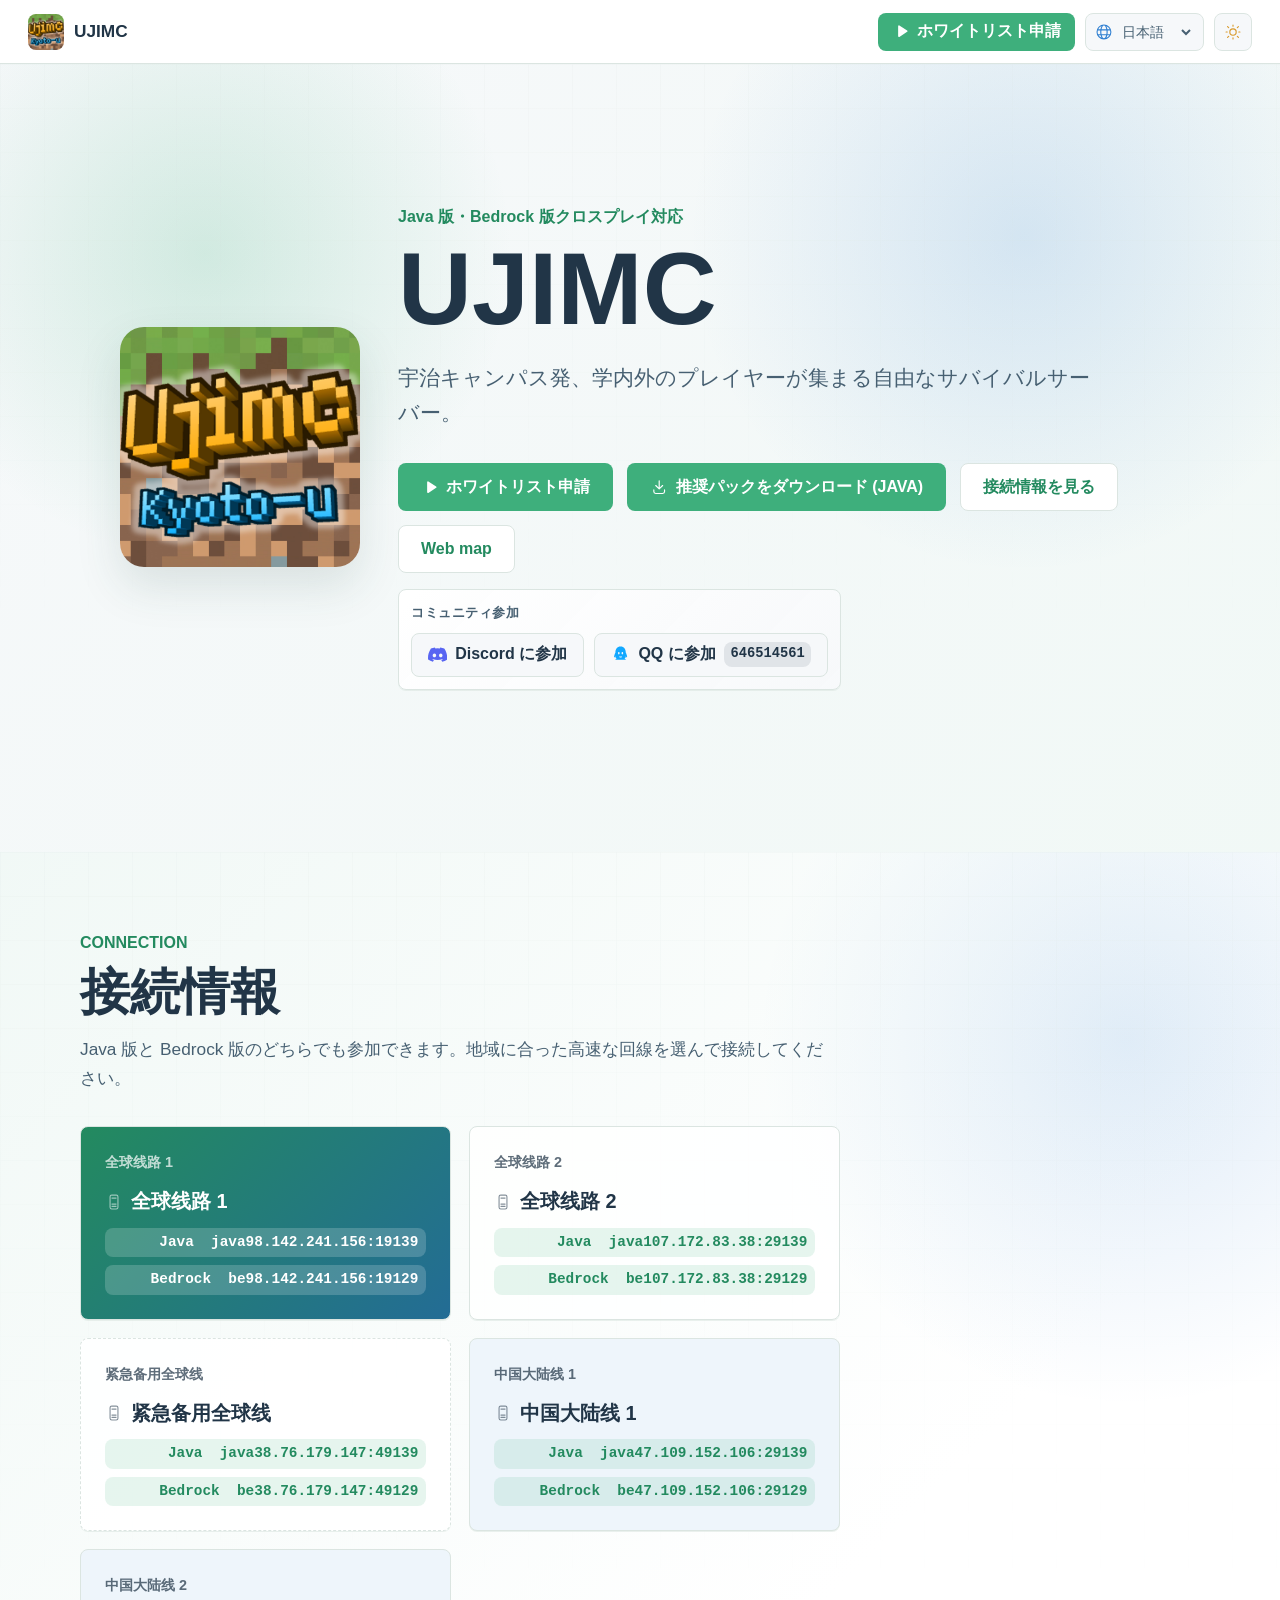
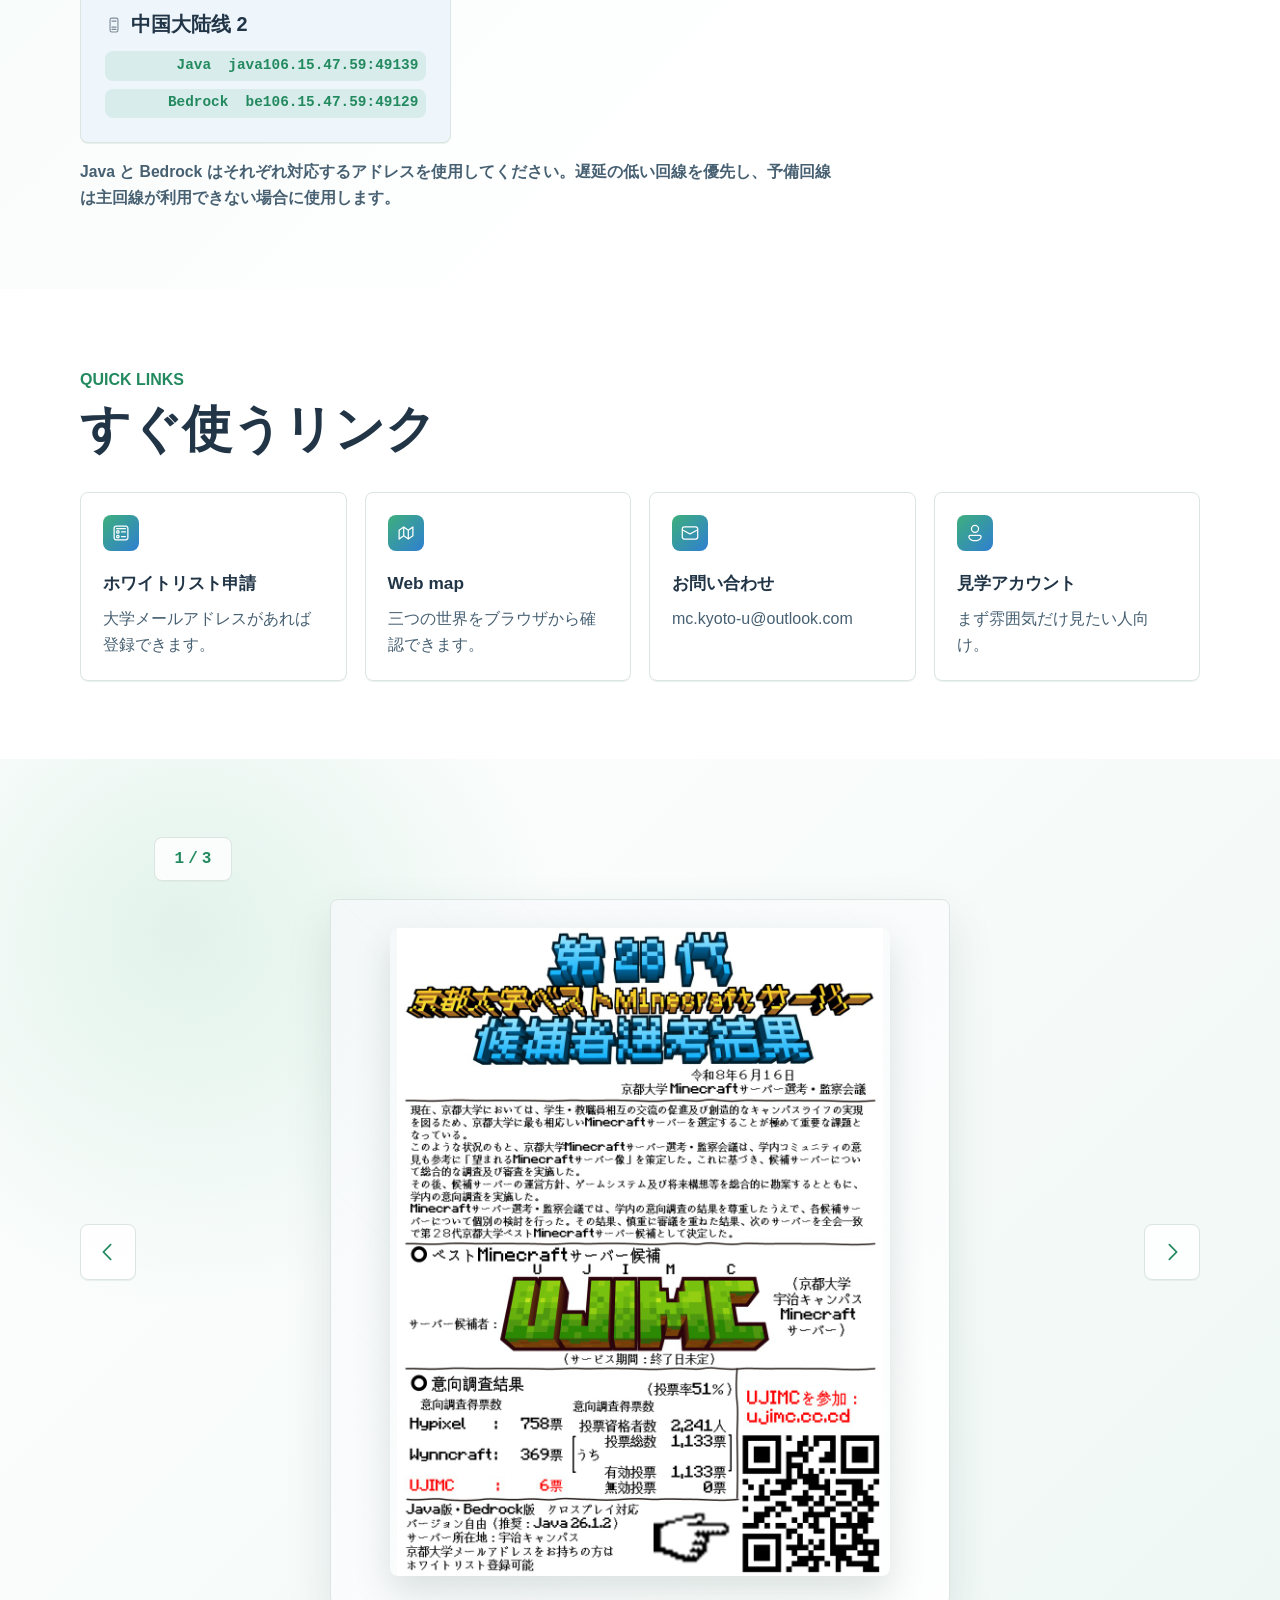
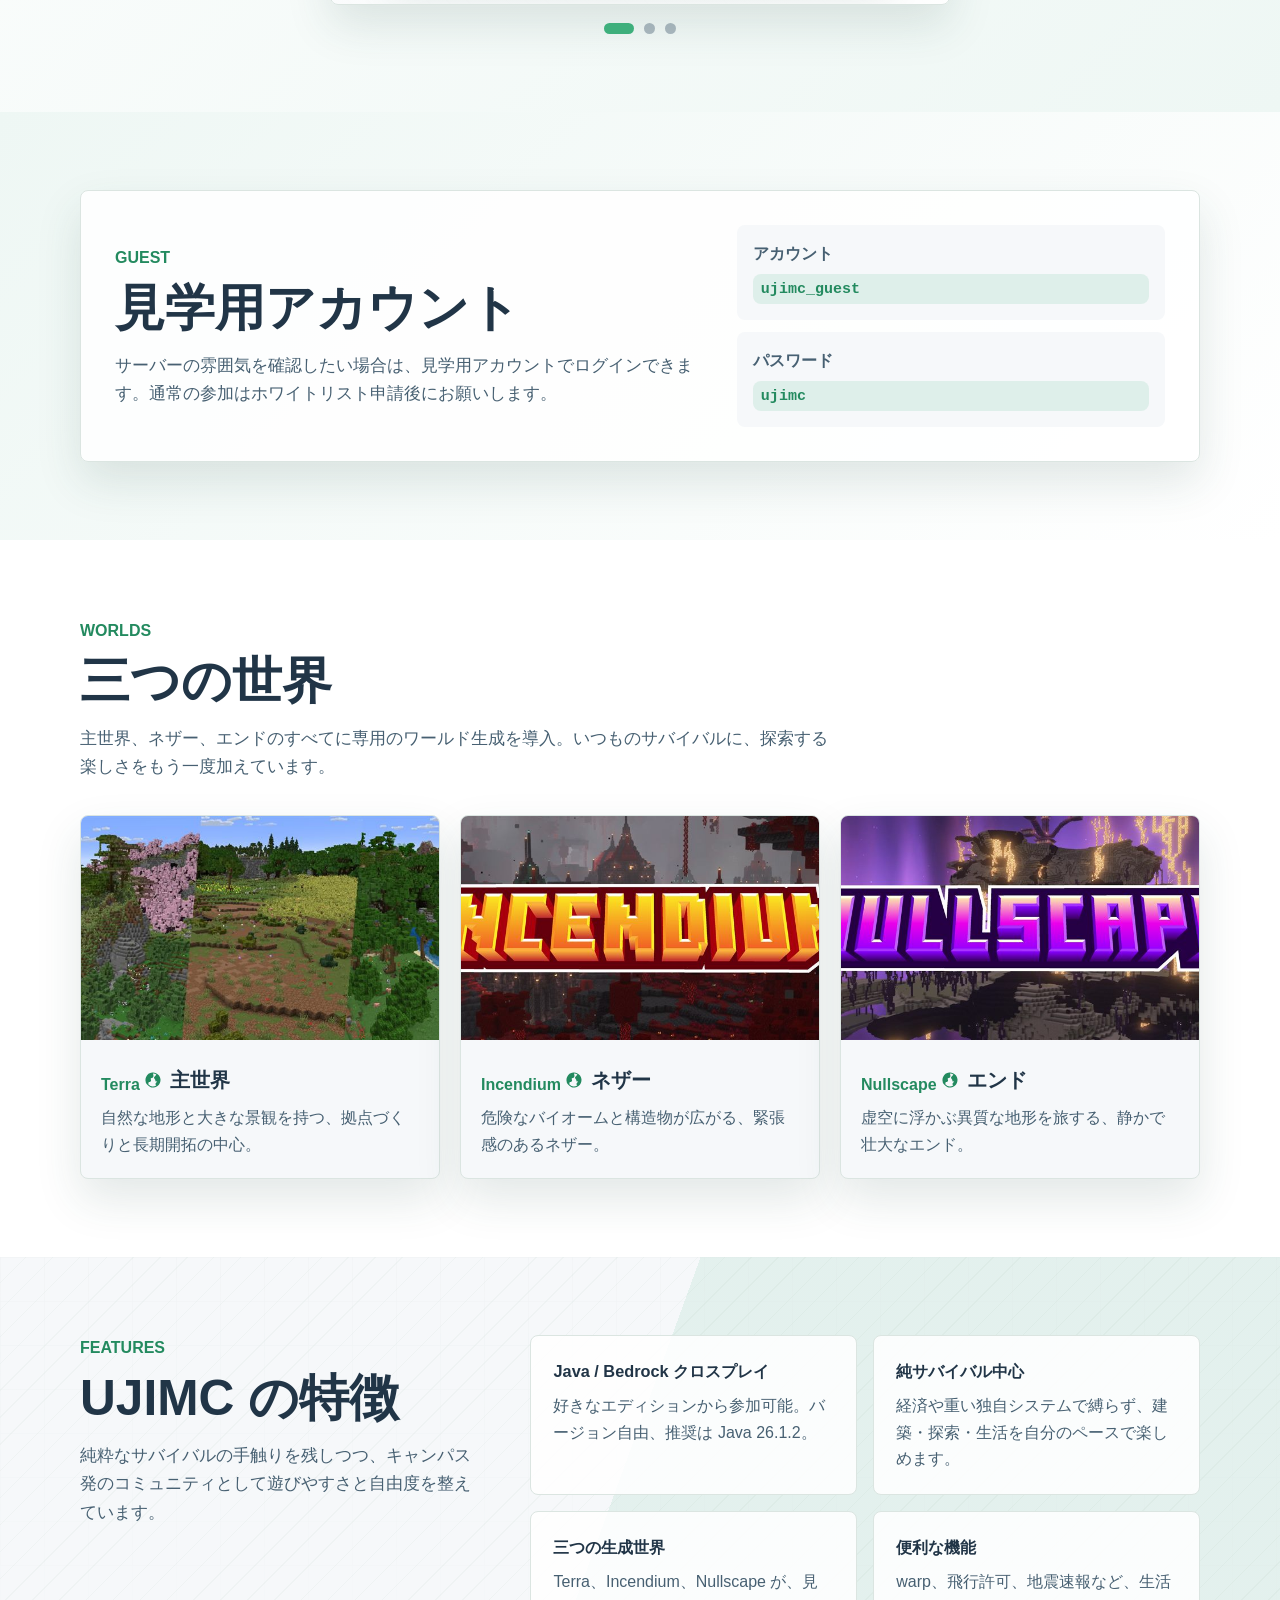
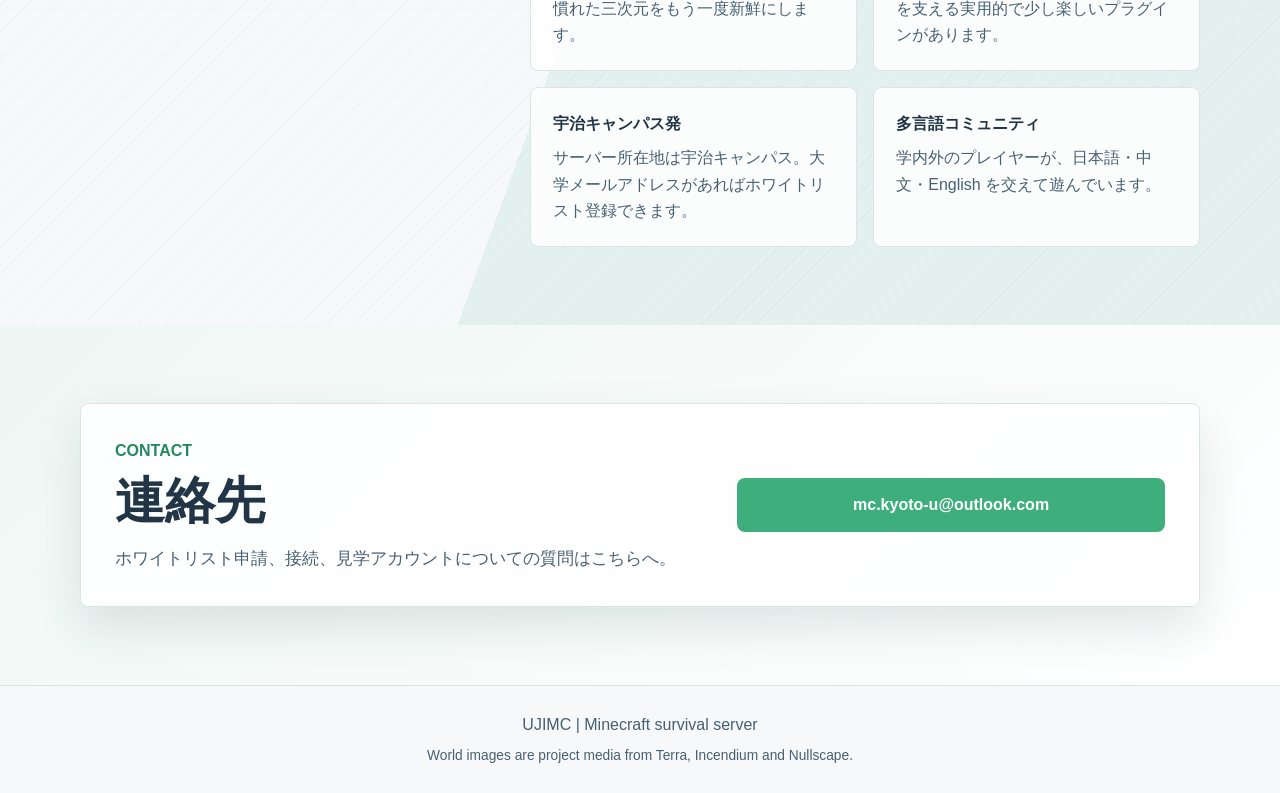
<file: index.html>
<!doctype html>
<html lang="ja" data-theme="light">
  <head>
    <meta charset="utf-8" />
    <meta name="viewport" content="width=device-width, initial-scale=1" />
    <meta
      name="description"
      content="UJIMC is a Japanese, Chinese and English Minecraft survival server supporting Java and Bedrock cross-play."
    />
    <meta property="og:title" content="UJIMC" />
    <meta property="og:description" content="Java and Bedrock cross-play survival at Uji Campus." />
    <meta property="og:type" content="website" />
    <title>UJIMC</title>
    <link rel="icon" href="./server-logo.png" type="image/png" />
    <link rel="stylesheet" href="./styles.css" />
  </head>
  <body>
    <a class="skip-link" href="#main">Skip to main content</a>

    <header class="navbar" aria-label="Site navigation">
      <a class="brand" href="#home" aria-label="UJIMC home">
        <img src="./server-logo.png" alt="" class="brand-logo" />
        <span>UJIMC</span>
      </a>

      <div class="nav-actions">
        <a class="join-button" data-link="apply" href="https://forms.office.com/r/ZnpXiVBAFJ" target="_blank" rel="noopener noreferrer">
          <svg class="fluent-icon" aria-hidden="true" viewBox="0 0 24 24"><path d="M8 5.44v13.12c0 .83.92 1.33 1.62.88l10.15-6.56a1.05 1.05 0 0 0 0-1.76L9.62 4.56A1.05 1.05 0 0 0 8 5.44Z"/></svg>
          <span data-i18n="nav.join">ホワイトリスト申請</span>
        </a>
        <label class="language-switcher" aria-label="Language">
          <svg class="fluent-icon language-icon" aria-hidden="true" viewBox="0 0 24 24"><path d="M12 2a10 10 0 1 1 0 20 10 10 0 0 1 0-20Zm2.94 14.5H9.06c.65 2.41 1.79 4 2.94 4s2.29-1.59 2.94-4Zm-7.43 0H4.79a8.53 8.53 0 0 0 4.09 3.41c-.52-.82-.95-1.85-1.27-3.02l-.1-.39Zm11.7 0H16.5c-.32 1.33-.79 2.5-1.37 3.41a8.53 8.53 0 0 0 3.9-3.13l.2-.28ZM7.1 10H3.74v.02a8.52 8.52 0 0 0 .3 4.98h3.18a20.3 20.3 0 0 1-.13-5Zm8.3 0H8.6a18.97 18.97 0 0 0 .14 5h6.52a18.5 18.5 0 0 0 .14-5Zm4.87 0h-3.35a20.85 20.85 0 0 1-.13 5h3.18a8.48 8.48 0 0 0 .3-5ZM8.88 4.09h-.02a8.53 8.53 0 0 0-4.61 4.4l3.05.01c.31-1.75.86-3.28 1.58-4.41Zm3.12-.6-.12.01c-1.26.12-2.48 2.12-3.05 5h6.34c-.56-2.87-1.78-4.87-3.04-5H12Zm3.12.6.1.17A12.64 12.64 0 0 1 16.7 8.5h3.05a8.53 8.53 0 0 0-4.34-4.29l-.29-.12Z"/></svg>
          <select id="language-select">
            <option value="ja">日本語</option>
            <option value="zh">简体中文</option>
            <option value="zh-tw">繁體中文</option>
            <option value="en">English</option>
          </select>
        </label>
        <button class="theme-toggle" id="theme-toggle" type="button" aria-label="Toggle color theme">
          <svg class="fluent-icon sun" aria-hidden="true" viewBox="0 0 24 24"><path d="M12 2c.41 0 .75.34.75.75v1.5a.75.75 0 0 1-1.5 0v-1.5c0-.41.34-.75.75-.75Zm0 15a5 5 0 1 0 0-10 5 5 0 0 0 0 10Zm0-1.5a3.5 3.5 0 1 1 0-7 3.5 3.5 0 0 1 0 7Zm9.25-2.75a.75.75 0 0 0 0-1.5h-1.5a.75.75 0 0 0 0 1.5h1.5ZM12 19c.41 0 .75.34.75.75v1.5a.75.75 0 0 1-1.5 0v-1.5c0-.41.34-.75.75-.75Zm-7.75-6.25a.75.75 0 0 0 0-1.5h-1.5a.75.75 0 0 0 0 1.5h1.5Zm-.03-8.53c.3-.3.77-.3 1.06 0l1.5 1.5a.75.75 0 0 1-1.06 1.06l-1.5-1.5a.75.75 0 0 1 0-1.06Zm1.06 15.56a.75.75 0 1 1-1.06-1.06l1.5-1.5a.75.75 0 1 1 1.06 1.06l-1.5 1.5Zm14.5-15.56a.75.75 0 0 0-1.06 0l-1.5 1.5a.75.75 0 0 0 1.06 1.06l1.5-1.5c.3-.3.3-.77 0-1.06Zm-1.06 15.56a.75.75 0 1 0 1.06-1.06l-1.5-1.5a.75.75 0 1 0-1.06 1.06l1.5 1.5Z"/></svg>
          <svg class="fluent-icon moon" aria-hidden="true" viewBox="0 0 24 24"><path d="M20.03 17a10 10 0 0 1-16.9.68.75.75 0 0 1 .36-1.13c3.77-1.35 5.79-2.91 6.96-5.15 1.23-2.35 1.55-4.93.69-8.46A.75.75 0 0 1 11.9 2 10 10 0 0 1 20.03 17Zm-8.25-4.9c-1.25 2.39-3.31 4.1-6.82 5.5a8.49 8.49 0 0 0 13.77-1.35 8.5 8.5 0 0 0-5.9-12.63c.64 3.39.22 6.05-1.05 8.48Z"/></svg>
        </button>
      </div>
    </header>

    <main id="main">
      <section class="hero" id="home" aria-labelledby="hero-title">
        <div class="hero-mask hero-mask-light"></div>
        <div class="hero-mask hero-mask-dark"></div>
        <div class="hero-inner">
          <img class="hero-logo" src="./server-logo.png" alt="UJIMC" />
          <div class="hero-copy">
            <p class="eyebrow" data-i18n="hero.eyebrow">Java・Bedrock クロスプレイ対応</p>
            <h1 id="hero-title">UJIMC</h1>
            <p class="hero-subtitle" data-i18n="hero.subtitle">宇治キャンパス発、学内外のプレイヤーが集まる自由なサバイバルサーバー。</p>
            <div class="hero-actions" aria-label="Hero actions">
              <a class="hero-action primary" data-link="apply" href="https://forms.office.com/r/ZnpXiVBAFJ" target="_blank" rel="noopener noreferrer">
                <svg class="fluent-icon" aria-hidden="true" viewBox="0 0 24 24"><path d="M8 5.44v13.12c0 .83.92 1.33 1.62.88l10.15-6.56a1.05 1.05 0 0 0 0-1.76L9.62 4.56A1.05 1.05 0 0 0 8 5.44Z"/></svg>
                <span data-i18n="hero.apply">ホワイトリスト申請</span>
              </a>
              <a class="hero-action primary" data-link="pack" href="./ujimc.zip" download>
                <svg class="fluent-icon" aria-hidden="true" viewBox="0 0 24 24"><path d="M12.75 3.75a.75.75 0 0 0-1.5 0v8.69L8.03 9.22a.75.75 0 0 0-1.06 1.06l4.5 4.5c.3.3.77.3 1.06 0l4.5-4.5a.75.75 0 0 0-1.06-1.06l-3.22 3.22V3.75ZM5 14.75c.41 0 .75.34.75.75v2.25c0 .97.78 1.75 1.75 1.75h9c.97 0 1.75-.78 1.75-1.75V15.5a.75.75 0 0 1 1.5 0v2.25A3.25 3.25 0 0 1 16.5 21h-9a3.25 3.25 0 0 1-3.25-3.25V15.5c0-.41.34-.75.75-.75Z"/></svg>
                <span data-i18n="hero.download">推奨パックをダウンロード (JAVA)</span>
              </a>
              <a class="hero-action secondary" href="#connect" data-i18n="hero.connect">接続情報を見る</a>
              <a class="hero-action secondary" data-link="map" href="http://192.238.143.158:19149/" target="_blank" rel="noopener noreferrer" data-i18n="hero.map">Web map</a>
            </div>
            <div class="community-actions" aria-label="Community links">
              <p class="community-actions-title" data-i18n="hero.community">コミュニティ参加</p>
              <div class="community-action-row">
                <a class="community-action discord-action" data-link="discord" href="https://discord.gg/ZZjwePyKER" target="_blank" rel="noopener noreferrer">
                  <svg class="brand-icon" aria-hidden="true" viewBox="0 0 24 24"><path d="M20.32 4.37A19.8 19.8 0 0 0 15.36 3c-.22.38-.47.9-.64 1.3a18.4 18.4 0 0 0-5.44 0c-.17-.4-.43-.92-.65-1.3a19.74 19.74 0 0 0-4.96 1.38C.53 9.1-.32 13.7.1 18.24A19.9 19.9 0 0 0 6.17 21c.49-.66.92-1.36 1.3-2.1-.72-.27-1.4-.6-2.05-.98l.5-.39c3.95 1.82 8.24 1.82 12.15 0l.5.39c-.65.38-1.33.71-2.05.98.38.74.82 1.44 1.3 2.1a19.84 19.84 0 0 0 6.08-2.76c.5-5.26-.84-9.81-3.58-13.87ZM8.02 15.45c-1.18 0-2.16-1.08-2.16-2.42 0-1.33.96-2.42 2.16-2.42 1.21 0 2.18 1.1 2.16 2.42 0 1.34-.96 2.42-2.16 2.42Zm7.96 0c-1.18 0-2.16-1.08-2.16-2.42 0-1.33.96-2.42 2.16-2.42 1.21 0 2.18 1.1 2.16 2.42 0 1.34-.95 2.42-2.16 2.42Z"/></svg>
                  <span data-i18n="hero.discord">Discord に参加</span>
                </a>
                <a class="community-action qq-action" data-link="qq" href="https://qm.qq.com/q/E4zoeNUOCQ" target="_blank" rel="noopener noreferrer">
                  <svg class="brand-icon" aria-hidden="true" viewBox="0 0 24 24"><path d="M12.01 2C7.7 2 5.38 5.36 5.56 9.43c-.56 1.3-.92 2.14-1.24 3.17-.68 2.18-.46 3.08-.29 3.1.36.05 1.4-1.63 1.4-1.63 0 .97.5 2.24 1.59 3.16-.53.16-1.7.6-1.42 1.07.22.38 3.9.24 4.96.12.46.05.96.08 1.45.08.48 0 .98-.03 1.44-.08 1.06.12 4.74.26 4.96-.12.28-.47-.9-.91-1.42-1.07a4.53 4.53 0 0 0 1.59-3.16s1.04 1.68 1.4 1.64c.16-.03.38-.93-.3-3.11-.31-1.03-.68-1.87-1.24-3.17C18.61 5.37 16.25 2 12.01 2Zm-3.2 8.28c0-.82.44-1.48.99-1.48.54 0 .98.66.98 1.48 0 .81-.44 1.47-.98 1.47-.55 0-.99-.66-.99-1.47Zm5.4-1.48c.55 0 .99.66.99 1.48 0 .81-.44 1.47-.99 1.47-.54 0-.98-.66-.98-1.47 0-.82.44-1.48.98-1.48Zm-2.2 6.94c-1.03 0-1.86-.44-1.86-.98 0-.2.17-.36.37-.36h2.98c.2 0 .37.16.37.36 0 .54-.83.98-1.86.98Z"/></svg>
                  <span data-i18n="hero.qq">QQ に参加</span>
                  <code>646514561</code>
                </a>
              </div>
            </div>
          </div>
        </div>
      </section>

      <section class="section info-section" id="connect" aria-labelledby="connect-title">
        <div class="section-bg links-bg"></div>
        <div class="section-inner">
          <p class="section-kicker" data-i18n="connect.kicker">Connection</p>
          <h2 id="connect-title" data-i18n="connect.title">接続情報</h2>
          <p class="section-description" data-i18n="connect.description">Java 版と Bedrock 版のどちらでも参加できます。地域に合った高速な回線を選んで接続してください。</p>

          <div class="server-grid">
            <article class="server-card primary-server">
              <span class="card-label" data-i18n="connect.global1.label">全球线路 1</span>
              <h3 data-i18n="connect.global1.title">全球线路 1</h3>
              <div class="endpoint-list"><code>Java&nbsp; java98.142.241.156:19139</code><code>Bedrock&nbsp; be98.142.241.156:19129</code></div>
            </article>
            <article class="server-card">
              <span class="card-label" data-i18n="connect.global2.label">全球线路 2</span>
              <h3 data-i18n="connect.global2.title">全球线路 2</h3>
              <div class="endpoint-list"><code>Java&nbsp; java107.172.83.38:29139</code><code>Bedrock&nbsp; be107.172.83.38:29129</code></div>
            </article>
            <article class="server-card backup-server">
              <span class="card-label" data-i18n="connect.backup.label">紧急备用全球线</span>
              <h3 data-i18n="connect.backup.title">紧急备用全球线</h3>
              <div class="endpoint-list"><code>Java&nbsp; java38.76.179.147:49139</code><code>Bedrock&nbsp; be38.76.179.147:49129</code></div>
            </article>
            <article class="server-card china-server">
              <span class="card-label" data-i18n="connect.china1.label">中国大陆线 1</span>
              <h3 data-i18n="connect.china1.title">中国大陆线 1</h3>
              <div class="endpoint-list"><code>Java&nbsp; java47.109.152.106:29139</code><code>Bedrock&nbsp; be47.109.152.106:29129</code></div>
            </article>
            <article class="server-card china-server">
              <span class="card-label" data-i18n="connect.china2.label">中国大陆线 2</span>
              <h3 data-i18n="connect.china2.title">中国大陆线 2</h3>
              <div class="endpoint-list"><code>Java&nbsp; java106.15.47.59:49139</code><code>Bedrock&nbsp; be106.15.47.59:49129</code></div>
            </article>
          </div>
          <p class="connection-note" data-i18n="connect.note">Java 和 Bedrock 请分别使用对应前缀的地址；优先选择延迟最低的线路，备用线路仅在主线路不可用时使用。</p>
        </div>
      </section>

      <section class="section quick-section" aria-labelledby="quick-title">
        <div class="section-inner">
          <p class="section-kicker" data-i18n="quick.kicker">Quick Links</p>
          <h2 id="quick-title" data-i18n="quick.title">すぐ使うリンク</h2>
          <div class="feature-grid link-grid">
            <a class="feature-item" data-link="apply" href="https://forms.office.com/r/ZnpXiVBAFJ" target="_blank" rel="noopener noreferrer">
              <span class="feature-icon" aria-hidden="true"><svg class="fluent-icon" viewBox="0 0 24 24"><path d="M6 10.75a2.25 2.25 0 1 1 4.5 0 2.25 2.25 0 0 1-4.5 0ZM8.25 10a.75.75 0 1 0 0 1.5.75.75 0 0 0 0-1.5Zm0 4a2.25 2.25 0 1 0 0 4.5 2.25 2.25 0 0 0 0-4.5Zm-.75 2.25a.75.75 0 1 1 1.5 0 .75.75 0 0 1-1.5 0Zm4.5-5.5c0-.41.34-.75.75-.75h4.5a.75.75 0 0 1 0 1.5h-4.5a.75.75 0 0 1-.75-.75Zm.75 4.75a.75.75 0 0 0 0 1.5h4.5a.75.75 0 0 0 0-1.5h-4.5ZM6 6.75c0-.41.34-.75.75-.75h10.5a.75.75 0 0 1 0 1.5H6.75A.75.75 0 0 1 6 6.75ZM6.25 3A3.25 3.25 0 0 0 3 6.25v11.5C3 19.55 4.46 21 6.25 21h11.5c1.8 0 3.25-1.46 3.25-3.25V6.25C21 4.45 19.54 3 17.75 3H6.25ZM4.5 6.25c0-.97.78-1.75 1.75-1.75h11.5c.97 0 1.75.78 1.75 1.75v11.5c0 .97-.78 1.75-1.75 1.75H6.25c-.97 0-1.75-.78-1.75-1.75V6.25Z"/></svg></span>
              <h3 data-i18n="quick.apply.title">ホワイトリスト申請</h3>
              <p data-i18n="quick.apply.detail">大学メールアドレスがあれば登録可能です。</p>
            </a>
            <a class="feature-item" data-link="map" href="http://192.238.143.158:19149/" target="_blank" rel="noopener noreferrer">
              <span class="feature-icon" aria-hidden="true"><svg class="fluent-icon" viewBox="0 0 24 24"><path d="M9.2 4h.16l.02.01c.09.01.17.04.25.1l.05.03 5.07 3.56 5.07-3.56a.75.75 0 0 1 1.17.5l.01.11V15.4c0 .2-.09.4-.24.54l-.08.07-5.5 3.87a.74.74 0 0 1-.83.02l-5.1-3.6-5.07 3.57a.75.75 0 0 1-1.17-.5L3 19.24V8.62c0-.21.09-.41.24-.55L3.32 8l5.5-3.86a.76.76 0 0 1 .2-.1L9.14 4 9.2 4Zm10.3 2.2-4 2.8v8.8l4-2.8V6.2Zm-11 0L4.5 9v8.8l4-2.8V6.2Zm1.5 0V15l4 2.8V9l-4-2.8Z"/></svg></span>
              <h3 data-i18n="quick.map.title">Web map</h3>
              <p data-i18n="quick.map.detail">三つの世界をブラウザから確認できます。</p>
            </a>
            <a class="feature-item" href="mailto:mc.kyoto-u@outlook.com">
              <span class="feature-icon" aria-hidden="true"><svg class="fluent-icon" viewBox="0 0 24 24"><path d="M5.25 4h13.5a3.25 3.25 0 0 1 3.24 3.07l.01.18v9.5a3.25 3.25 0 0 1-3.07 3.24l-.18.01H5.25a3.25 3.25 0 0 1-3.24-3.07L2 16.75v-9.5a3.25 3.25 0 0 1 3.07-3.24L5.25 4h13.5-13.5ZM20.5 9.37l-8.15 4.3c-.19.1-.4.1-.6.04l-.1-.05L3.5 9.37v7.38c0 .92.7 1.67 1.6 1.74l.15.01h13.5c.92 0 1.67-.7 1.74-1.6l.01-.15V9.37ZM18.75 5.5H5.25c-.92 0-1.67.7-1.74 1.6l-.01.15v.43l8.5 4.47 8.5-4.47v-.43c0-.92-.7-1.67-1.6-1.74l-.15-.01Z"/></svg></span>
              <h3 data-i18n="quick.mail.title">お問い合わせ</h3>
              <p>mc.kyoto-u@outlook.com</p>
            </a>
            <a class="feature-item" href="#guest">
              <span class="feature-icon" aria-hidden="true"><svg class="fluent-icon" viewBox="0 0 24 24"><path d="M17.75 14C19 14 20 15 20 16.25v.57c0 .9-.32 1.76-.9 2.44C17.53 21.1 15.15 22 12 22c-3.15 0-5.53-.9-7.1-2.74a3.75 3.75 0 0 1-.9-2.43v-.58C4 15 5.01 14 6.25 14h11.5Zm0 1.5H6.25a.75.75 0 0 0-.75.75v.58c0 .53.2 1.05.54 1.46C7.3 19.76 9.26 20.5 12 20.5c2.74 0 4.7-.74 5.96-2.21.35-.41.54-.93.54-1.47v-.57a.75.75 0 0 0-.75-.75ZM12 2a5 5 0 1 1 0 10 5 5 0 0 1 0-10Zm0 1.5a3.5 3.5 0 1 0 0 7 3.5 3.5 0 0 0 0-7Z"/></svg></span>
              <h3 data-i18n="quick.guest.title">見学アカウント</h3>
              <p data-i18n="quick.guest.detail">まず雰囲気だけ見たい人向け。</p>
            </a>
          </div>
        </div>
      </section>

      <section class="section gallery-section" id="gallery" aria-label="Poster gallery" data-i18n-aria="gallery.label">
        <div class="section-inner">
          <div class="poster-carousel" data-carousel>
            <p class="gallery-counter" aria-live="polite">
              <span class="carousel-current">1</span>
              <span>/</span>
              <span class="carousel-total">3</span>
            </p>

            <button class="carousel-button carousel-button-prev" type="button" data-carousel-prev>
              <svg class="fluent-icon" aria-hidden="true" viewBox="0 0 24 24"><path d="M14.78 5.22c.3.3.3.77 0 1.06L9.06 12l5.72 5.72a.75.75 0 1 1-1.06 1.06l-6.25-6.25a.75.75 0 0 1 0-1.06l6.25-6.25c.3-.3.77-.3 1.06 0Z"/></svg>
              <span class="sr-only" data-i18n="gallery.prev">前の画像</span>
            </button>

            <div class="carousel-viewport">
              <div class="carousel-track">
                <figure class="carousel-slide">
                  <img src="./assets/posters/poster-01.jpg" alt="" loading="lazy" draggable="false" />
                  <figcaption data-i18n="gallery.poster1">UJIMC 紹介ポスター 1</figcaption>
                </figure>
                <figure class="carousel-slide">
                  <img src="./assets/posters/poster-02.jpg" alt="" loading="lazy" draggable="false" />
                  <figcaption data-i18n="gallery.poster2">UJIMC 紹介ポスター 2</figcaption>
                </figure>
                <figure class="carousel-slide">
                  <img src="./assets/posters/poster-03.jpg" alt="" loading="lazy" draggable="false" />
                  <figcaption data-i18n="gallery.poster3">UJIMC 紹介ポスター 3</figcaption>
                </figure>
              </div>
            </div>

            <button class="carousel-button carousel-button-next" type="button" data-carousel-next>
              <svg class="fluent-icon" aria-hidden="true" viewBox="0 0 24 24"><path d="M9.22 18.78a.75.75 0 0 1 0-1.06L14.94 12 9.22 6.28a.75.75 0 0 1 1.06-1.06l6.25 6.25c.3.3.3.77 0 1.06l-6.25 6.25c-.3.3-.77.3-1.06 0Z"/></svg>
              <span class="sr-only" data-i18n="gallery.next">次の画像</span>
            </button>
          </div>

          <div class="carousel-dots" role="group" data-i18n-aria="gallery.dots">
            <button type="button" data-carousel-dot="0" data-i18n-aria="gallery.go1"></button>
            <button type="button" data-carousel-dot="1" data-i18n-aria="gallery.go2"></button>
            <button type="button" data-carousel-dot="2" data-i18n-aria="gallery.go3"></button>
          </div>
        </div>
      </section>

      <div class="poster-lightbox" data-poster-lightbox hidden role="dialog" aria-modal="true" data-i18n-aria="gallery.lightbox">
        <img class="poster-lightbox-image" alt="" draggable="false" />
        <p class="poster-lightbox-hint" data-i18n="gallery.lightboxHint">クリック、下へスワイプ、または戻る操作で閉じます。</p>
      </div>

      <section class="section guest-section" id="guest" aria-labelledby="guest-title">
        <div class="section-inner guest-panel">
          <div>
            <p class="section-kicker" data-i18n="guest.kicker">Guest</p>
            <h2 id="guest-title" data-i18n="guest.title">見学用アカウント</h2>
            <p class="section-description" data-i18n="guest.description">サーバーの雰囲気を確認したい場合は、見学用アカウントでログインできます。通常の参加はホワイトリスト申請後にお願いします。</p>
          </div>
          <div class="credential-grid">
            <div class="credential">
              <span data-i18n="guest.account">アカウント</span>
              <code>ujimc_guest</code>
            </div>
            <div class="credential">
              <span data-i18n="guest.password">パスワード</span>
              <code>ujimc</code>
            </div>
          </div>
        </div>
      </section>

      <section class="section worlds-section" id="worlds" aria-labelledby="worlds-title">
        <div class="section-inner">
          <p class="section-kicker" data-i18n="worlds.kicker">Worlds</p>
          <h2 id="worlds-title" data-i18n="worlds.title">三つの世界</h2>
          <p class="section-description" data-i18n="worlds.description">主世界、ネザー、エンドのすべてに専用のワールド生成を導入。いつものサバイバルに、探索する楽しさをもう一度加えています。</p>
          <div class="world-grid">
            <article class="world-card">
              <img src="./assets/world-overworld.jpg" alt="" loading="lazy" />
              <div>
                <span data-i18n="worlds.overworld.plugin">Terra</span>
                <h3 data-i18n="worlds.overworld.title">主世界</h3>
                <p data-i18n="worlds.overworld.detail">自然な地形と大きな景観を持つ、拠点づくりと長期開拓の中心。</p>
              </div>
            </article>
            <article class="world-card">
              <img src="./assets/world-nether.jpg" alt="" loading="lazy" />
              <div>
                <span data-i18n="worlds.nether.plugin">Incendium</span>
                <h3 data-i18n="worlds.nether.title">ネザー</h3>
                <p data-i18n="worlds.nether.detail">危険なバイオームと構造物が広がる、緊張感のあるネザー。</p>
              </div>
            </article>
            <article class="world-card">
              <img src="./assets/world-end.jpg" alt="" loading="lazy" />
              <div>
                <span data-i18n="worlds.end.plugin">Nullscape</span>
                <h3 data-i18n="worlds.end.title">エンド</h3>
                <p data-i18n="worlds.end.detail">虚空に浮かぶ異質な地形を旅する、静かで壮大なエンド。</p>
              </div>
            </article>
          </div>
        </div>
      </section>

      <section class="section highlight-section" id="features" aria-labelledby="features-title">
        <div class="section-bg features-bg"></div>
        <div class="section-inner highlight-layout">
          <div class="highlight-copy">
            <p class="section-kicker" data-i18n="features.kicker">Features</p>
            <h2 id="features-title" data-i18n="features.title">UJIMC の特徴</h2>
            <p class="section-description" data-i18n="features.description">純粋なサバイバルの手触りを残しつつ、キャンパス発のコミュニティとして遊びやすさと自由度を整えています。</p>
          </div>
          <ul class="highlight-list">
            <li>
              <strong data-i18n="features.cross.title">Java / Bedrock クロスプレイ</strong>
              <span data-i18n="features.cross.detail">好きなエディションから参加可能。バージョン自由、推奨は Java 26.1.2。</span>
            </li>
            <li>
              <strong data-i18n="features.vanilla.title">純サバイバル中心</strong>
              <span data-i18n="features.vanilla.detail">経済や重い独自システムで縛らず、建築・探索・生活を自分のペースで楽しめます。</span>
            </li>
            <li>
              <strong data-i18n="features.worldgen.title">三つの生成世界</strong>
              <span data-i18n="features.worldgen.detail">Terra、Incendium、Nullscape が、見慣れた三次元をもう一度新鮮にします。</span>
            </li>
            <li>
              <strong data-i18n="features.tools.title">便利な機能</strong>
              <span data-i18n="features.tools.detail">warp、飛行許可、地震速報など、生活を支える実用的で少し楽しいプラグインがあります。</span>
            </li>
            <li>
              <strong data-i18n="features.campus.title">宇治キャンパス発</strong>
              <span data-i18n="features.campus.detail">サーバー所在地は宇治キャンパス。大学メールアドレスがあればホワイトリスト登録できます。</span>
            </li>
            <li>
              <strong data-i18n="features.community.title">多言語コミュニティ</strong>
              <span data-i18n="features.community.detail">学内外のプレイヤーが、日本語・中文・English を交えて遊んでいます。</span>
            </li>
          </ul>
        </div>
      </section>

      <section class="section contact-section" id="contact" aria-labelledby="contact-title">
        <div class="section-inner contact-panel">
          <div>
            <p class="section-kicker" data-i18n="contact.kicker">Contact</p>
            <h2 id="contact-title" data-i18n="contact.title">連絡先</h2>
            <p class="section-description" data-i18n="contact.description">ホワイトリスト申請、接続、見学アカウントについての質問はこちらへ。</p>
          </div>
          <a class="mail-link" href="mailto:mc.kyoto-u@outlook.com">mc.kyoto-u@outlook.com</a>
        </div>
      </section>
    </main>

    <footer class="footer">
      <p>UJIMC | Minecraft survival server</p>
      <p data-i18n="footer.assets">World images are project media from Terra, Incendium and Nullscape.</p>
    </footer>

    <script src="./script.js"></script>
  </body>
</html>
</file>
<file: styles.css>
:root {
  color-scheme: light;
  --vp-c-bg: #ffffff;
  --vp-c-bg-soft: #f6f8fa;
  --vp-c-bg-alt: #eef7f4;
  --vp-c-text: #213547;
  --vp-c-text-soft: #476072;
  --vp-c-border: #dbe5e1;
  --vp-c-brand: #3eaf7c;
  --vp-c-brand-dark: #238a5f;
  --vp-c-brand-soft: rgba(62, 175, 124, 0.13);
  --vp-c-accent: #2f7fd1;
  --vp-c-warn: #d99a2b;
  --shadow: 0 20px 45px rgba(35, 79, 66, 0.13);
  --nav-height: 64px;
  font-family: "Avenir Next", "Yu Gothic", "Hiragino Sans", "Noto Sans SC", "Segoe UI", sans-serif;
}

[data-theme="dark"] {
  color-scheme: dark;
  --vp-c-bg: #1b1b1f;
  --vp-c-bg-soft: #24262d;
  --vp-c-bg-alt: #172621;
  --vp-c-text: #f1f3f5;
  --vp-c-text-soft: #b7c3cc;
  --vp-c-border: #363b43;
  --vp-c-brand: #4fd59a;
  --vp-c-brand-dark: #7be3b5;
  --vp-c-brand-soft: rgba(79, 213, 154, 0.15);
  --vp-c-accent: #7db9ff;
  --vp-c-warn: #f0c268;
  --shadow: 0 22px 55px rgba(0, 0, 0, 0.34);
}

* {
  box-sizing: border-box;
}

html {
  scroll-behavior: smooth;
}

body {
  min-width: 320px;
  margin: 0;
  color: var(--vp-c-text);
  background: var(--vp-c-bg);
  line-height: 1.65;
}

a {
  color: inherit;
  text-decoration: none;
}

code {
  display: inline-flex;
  max-width: 100%;
  align-items: center;
  overflow-wrap: anywhere;
  border-radius: 8px;
  padding: 0.18rem 0.48rem;
  color: var(--vp-c-brand-dark);
  background: var(--vp-c-brand-soft);
  font-family: "Cascadia Mono", "SFMono-Regular", Consolas, monospace;
  font-size: 0.94em;
  font-weight: 700;
}

.fluent-icon {
  display: inline-block;
  width: 1.15em;
  height: 1.15em;
  flex: 0 0 auto;
  fill: currentColor;
}

.skip-link {
  position: fixed;
  top: -100px;
  left: 16px;
  z-index: 20;
  padding: 8px 12px;
  color: #fff;
  background: var(--vp-c-brand-dark);
}

.skip-link:focus {
  top: 16px;
}

.sr-only {
  position: absolute;
  width: 1px;
  height: 1px;
  overflow: hidden;
  clip: rect(0 0 0 0);
  clip-path: inset(50%);
  white-space: nowrap;
}

.navbar {
  position: sticky;
  top: 0;
  z-index: 10;
  display: flex;
  min-height: var(--nav-height);
  align-items: center;
  gap: 20px;
  justify-content: space-between;
  padding: 0 28px;
  border-bottom: 1px solid var(--vp-c-border);
  background: color-mix(in srgb, var(--vp-c-bg) 92%, transparent);
  backdrop-filter: saturate(180%) blur(16px);
}

.brand {
  display: inline-flex;
  flex: 0 0 auto;
  align-items: center;
  gap: 10px;
  font-weight: 800;
  font-size: 1.08rem;
}

.brand-logo {
  width: 36px;
  height: 36px;
  border-radius: 8px;
  object-fit: cover;
}

.language-switcher,
.theme-toggle {
  min-height: 38px;
  border-radius: 8px;
}

.nav-actions {
  display: flex;
  flex: 0 0 auto;
  align-items: center;
  gap: 10px;
}

.join-button,
.hero-action {
  display: inline-flex;
  align-items: center;
  justify-content: center;
  gap: 7px;
  border-radius: 8px;
  font-weight: 800;
  white-space: nowrap;
}

.join-button {
  min-height: 38px;
  padding: 0 14px;
  color: #fff;
  background: var(--vp-c-brand);
}

.join-button:hover,
.hero-action.primary:hover {
  background: var(--vp-c-brand-dark);
}

.language-switcher {
  display: inline-flex;
  align-items: center;
  gap: 5px;
  padding: 0 9px;
  border: 1px solid var(--vp-c-border);
  color: var(--vp-c-text-soft);
  background: var(--vp-c-bg-soft);
}

.language-icon {
  width: 1.12rem;
  height: 1.12rem;
  color: var(--vp-c-accent);
}

.language-switcher select {
  max-width: 92px;
  border: 0;
  color: inherit;
  background: transparent;
  font: inherit;
  font-size: 0.9rem;
  outline: 0;
}

.theme-toggle {
  display: inline-grid;
  place-items: center;
  position: relative;
  width: 38px;
  border: 1px solid var(--vp-c-border);
  background: var(--vp-c-bg-soft);
  cursor: pointer;
}

.sun,
.moon {
  position: absolute;
  inset: 0;
  margin: auto;
  width: 18px;
  height: 18px;
}

.sun {
  color: var(--vp-c-warn);
}

.moon {
  display: none;
  color: var(--vp-c-accent);
}

[data-theme="dark"] .sun {
  display: none;
}

[data-theme="dark"] .moon {
  display: block;
}

.hero {
  position: relative;
  display: grid;
  min-height: calc(100vh - var(--nav-height) - 48px);
  overflow: hidden;
  place-items: center;
  padding: 74px 24px 96px;
}

.hero-mask,
.section-bg {
  position: absolute;
  inset: 0;
  pointer-events: none;
}

.hero-mask-light {
  background:
    radial-gradient(circle at 16% 24%, rgba(62, 175, 124, 0.2), transparent 25%),
    radial-gradient(circle at 80% 22%, rgba(47, 127, 209, 0.16), transparent 28%),
    linear-gradient(135deg, rgba(246, 248, 250, 0.94), rgba(238, 247, 244, 0.82));
}

.hero-mask-dark {
  display: none;
  background:
    radial-gradient(circle at 15% 25%, rgba(79, 213, 154, 0.18), transparent 26%),
    radial-gradient(circle at 78% 24%, rgba(125, 185, 255, 0.13), transparent 30%),
    linear-gradient(135deg, #171a1f, #14231e);
}

[data-theme="dark"] .hero-mask-light {
  display: none;
}

[data-theme="dark"] .hero-mask-dark {
  display: block;
}

.hero::after,
.info-section::after,
.highlight-section::after {
  position: absolute;
  inset: 0;
  content: "";
  pointer-events: none;
  background-image:
    linear-gradient(90deg, color-mix(in srgb, var(--vp-c-border) 36%, transparent) 1px, transparent 1px),
    linear-gradient(color-mix(in srgb, var(--vp-c-border) 36%, transparent) 1px, transparent 1px);
  background-size: 44px 44px;
  mask-image: linear-gradient(to bottom, rgba(0, 0, 0, 0.32), transparent 75%);
}

.hero-inner {
  position: relative;
  z-index: 1;
  display: grid;
  width: min(1040px, 100%);
  grid-template-columns: auto 1fr;
  align-items: center;
  gap: 38px;
}

.hero-logo {
  width: clamp(150px, 21vw, 240px);
  height: auto;
  border-radius: 24px;
  box-shadow: var(--shadow);
}

.eyebrow {
  margin: 0 0 8px;
  color: var(--vp-c-brand-dark);
  font-weight: 900;
}

.hero-copy h1 {
  margin: 0;
  font-size: clamp(3.5rem, 8vw, 7rem);
  line-height: 0.98;
  letter-spacing: 0;
}

.hero-subtitle {
  max-width: 700px;
  margin: 22px 0 0;
  color: var(--vp-c-text-soft);
  font-size: 1.32rem;
}

.hero-actions {
  display: flex;
  flex-wrap: wrap;
  gap: 14px;
  align-items: center;
  margin-top: 32px;
}

.community-actions {
  display: inline-grid;
  gap: 9px;
  margin-top: 16px;
  padding: 12px;
  border: 1px solid var(--vp-c-border);
  border-radius: 8px;
  background:
    linear-gradient(135deg, color-mix(in srgb, var(--vp-c-bg) 88%, transparent), color-mix(in srgb, var(--vp-c-bg-soft) 86%, transparent)),
    color-mix(in srgb, var(--vp-c-bg) 76%, transparent);
  box-shadow: 0 1px 0 color-mix(in srgb, var(--vp-c-border) 55%, transparent);
}

.community-actions-title {
  margin: 0;
  color: var(--vp-c-text-soft);
  font-size: 0.82rem;
  font-weight: 900;
  letter-spacing: 0.04em;
  text-transform: uppercase;
}

.community-action-row {
  display: flex;
  flex-wrap: wrap;
  gap: 10px;
}

.hero-action {
  min-height: 48px;
  padding: 0 22px;
  border: 1px solid transparent;
  text-align: center;
}

.hero-action.primary {
  color: #fff;
  background: var(--vp-c-brand);
}

.hero-action.secondary {
  border-color: var(--vp-c-border);
  color: var(--vp-c-brand-dark);
  background: var(--vp-c-bg);
}

.hero-action code {
  padding: 0.08rem 0.42rem;
  border: 1px solid color-mix(in srgb, currentColor 20%, transparent);
  color: inherit;
  background: color-mix(in srgb, currentColor 10%, transparent);
  font-size: 0.86em;
}

.community-action {
  display: inline-flex;
  min-height: 44px;
  align-items: center;
  justify-content: center;
  gap: 8px;
  padding: 0 16px;
  border: 1px solid var(--vp-c-border);
  border-radius: 8px;
  color: var(--vp-c-text);
  background: var(--vp-c-bg-soft);
  font-weight: 800;
  white-space: nowrap;
}

.community-action:hover {
  border-color: var(--vp-c-brand);
  color: var(--vp-c-brand-dark);
  background: var(--vp-c-bg);
}

.community-action code {
  padding: 0.08rem 0.42rem;
  color: inherit;
  background: color-mix(in srgb, currentColor 10%, transparent);
  font-size: 0.86em;
}

.brand-icon {
  width: 1.2em;
  height: 1.2em;
  flex: 0 0 auto;
  fill: currentColor;
}

.discord-action .brand-icon {
  color: #5865f2;
}

.qq-action .brand-icon {
  color: #12a8ff;
}

.section {
  position: relative;
  overflow: hidden;
  padding: 78px 24px;
}

.section-inner {
  position: relative;
  z-index: 1;
  width: min(1120px, 100%);
  margin: 0 auto;
}

.section-kicker {
  margin: 0 0 8px;
  color: var(--vp-c-brand-dark);
  font-weight: 900;
  letter-spacing: 0;
  text-transform: uppercase;
}

h2 {
  margin: 0;
  font-size: clamp(2rem, 4vw, 3.1rem);
  line-height: 1.15;
  letter-spacing: 0;
}

.section-description {
  max-width: 760px;
  margin: 14px 0 0;
  color: var(--vp-c-text-soft);
  font-size: 1.08rem;
}

.links-bg {
  background:
    linear-gradient(135deg, color-mix(in srgb, var(--vp-c-bg-alt) 82%, transparent), transparent 68%),
    radial-gradient(circle at 88% 18%, color-mix(in srgb, var(--vp-c-accent) 16%, transparent), transparent 26%);
}

.server-grid {
  display: grid;
  grid-template-columns: repeat(2, minmax(0, 1fr));
  gap: 18px;
  margin-top: 34px;
  width: min(760px, 100%);
}

.server-card,
.feature-item,
.highlight-list li,
.guest-panel,
.contact-panel {
  border: 1px solid var(--vp-c-border);
  border-radius: 8px;
  background: color-mix(in srgb, var(--vp-c-bg) 88%, transparent);
}

.server-card {
  display: flex;
  min-height: 190px;
  flex-direction: column;
  align-items: flex-start;
  gap: 10px;
  padding: 24px;
  box-shadow: 0 1px 0 color-mix(in srgb, var(--vp-c-border) 55%, transparent);
}

.primary-server {
  color: #fff;
  background: linear-gradient(135deg, var(--vp-c-brand-dark), #236c95);
}

.backup-server {
  border-style: dashed;
}

.china-server {
  background: color-mix(in srgb, var(--vp-c-accent) 8%, var(--vp-c-bg));
}

.primary-server code {
  color: #fff;
  background: rgba(255, 255, 255, 0.18);
}

.connection-note {
  width: min(760px, 100%);
  margin: 16px 0 0;
  color: var(--vp-c-text-soft);
  font-size: 0.98rem;
  font-weight: 700;
}

.card-label {
  color: inherit;
  opacity: 0.72;
  font-size: 0.9rem;
  font-weight: 900;
  text-transform: uppercase;
}

.server-card h3 {
  display: inline-flex;
  align-items: center;
  gap: 8px;
  margin: 0;
  font-size: 1.24rem;
}

.server-card h3::before {
  display: inline-block;
  width: 18px;
  height: 18px;
  border-radius: 5px;
  background: currentColor;
  content: "";
  opacity: 0.55;
  mask: url("data:image/svg+xml,%3Csvg viewBox='0 0 24 24' xmlns='http://www.w3.org/2000/svg'%3E%3Cpath d='M9.25 6a.75.75 0 0 0 0 1.5h5.5a.75.75 0 0 0 0-1.5h-5.5ZM8.5 17.75c0-.41.34-.75.75-.75h5.5a.75.75 0 0 1 0 1.5h-5.5a.75.75 0 0 1-.75-.75ZM9.25 14a.75.75 0 0 0 0 1.5h5.5a.75.75 0 0 0 0-1.5h-5.5ZM6 5a3 3 0 0 1 3-3h6a3 3 0 0 1 3 3v14a3 3 0 0 1-3 3H9a3 3 0 0 1-3-3V5Zm3-1.5c-.83 0-1.5.67-1.5 1.5v14c0 .83.67 1.5 1.5 1.5h6c.83 0 1.5-.67 1.5-1.5V5c0-.83-.67-1.5-1.5-1.5H9Z'/%3E%3C/svg%3E") center / contain no-repeat;
}

.endpoint-list {
  display: grid;
  width: 100%;
  gap: 8px;
  margin-top: auto;
}

.endpoint-list p {
  display: flex;
  align-items: center;
  justify-content: space-between;
  gap: 10px;
  margin: 0;
  color: var(--vp-c-text-soft);
  font-size: 0.9rem;
  font-weight: 800;
}

.endpoint-list code {
  display: block;
  width: 100%;
  overflow-wrap: anywhere;
  font-size: 0.9rem;
}

.endpoint-list code {
  justify-content: flex-end;
  text-align: right;
}

.feature-grid {
  display: grid;
  grid-template-columns: repeat(4, minmax(0, 1fr));
  gap: 18px;
  margin-top: 34px;
}

.feature-item {
  min-height: 172px;
  padding: 22px;
  box-shadow: 0 1px 0 color-mix(in srgb, var(--vp-c-border) 55%, transparent);
  transition: transform 0.18s ease, border-color 0.18s ease, box-shadow 0.18s ease;
}

.feature-item:hover {
  transform: translateY(-4px);
  border-color: var(--vp-c-brand);
  box-shadow: var(--shadow);
}

.feature-icon {
  display: grid;
  width: 36px;
  height: 36px;
  margin-bottom: 18px;
  place-items: center;
  border-radius: 8px;
  color: #fff;
  background: linear-gradient(135deg, var(--vp-c-brand), var(--vp-c-accent));
}

.feature-icon .fluent-icon {
  width: 20px;
  height: 20px;
}

.feature-item h3 {
  margin: 0;
  font-size: 1.08rem;
}

.feature-item p {
  margin: 8px 0 0;
  color: var(--vp-c-text-soft);
}

.gallery-section {
  background:
    radial-gradient(circle at 14% 18%, color-mix(in srgb, var(--vp-c-brand) 14%, transparent), transparent 28%),
    linear-gradient(135deg, var(--vp-c-bg), var(--vp-c-bg-alt));
}

.gallery-counter {
  display: flex;
  grid-area: counter;
  width: max-content;
  min-width: 78px;
  min-height: 44px;
  align-items: center;
  justify-content: center;
  gap: 4px;
  margin: 0;
  border: 1px solid var(--vp-c-border);
  border-radius: 8px;
  color: var(--vp-c-brand-dark);
  background: color-mix(in srgb, var(--vp-c-bg) 82%, transparent);
  font-family: "Cascadia Mono", "SFMono-Regular", Consolas, monospace;
  font-weight: 900;
  box-shadow: 0 1px 0 color-mix(in srgb, var(--vp-c-border) 55%, transparent);
}

.poster-carousel {
  display: grid;
  grid-template-areas:
    ". counter ."
    "prev viewport next";
  grid-template-columns: 56px minmax(0, 1fr) 56px;
  align-items: center;
  gap: 18px;
  margin-top: 0;
}

.carousel-viewport {
  grid-area: viewport;
  max-width: 620px;
  overflow: hidden;
  border: 1px solid var(--vp-c-border);
  border-radius: 8px;
  margin: 0 auto;
  background:
    linear-gradient(135deg, color-mix(in srgb, var(--vp-c-bg-soft) 74%, transparent), color-mix(in srgb, var(--vp-c-bg) 92%, transparent)),
    repeating-linear-gradient(45deg, color-mix(in srgb, var(--vp-c-border) 24%, transparent) 0 1px, transparent 1px 14px);
  box-shadow: var(--shadow);
  cursor: grab;
  touch-action: pan-y;
  user-select: none;
}

.carousel-viewport.is-dragging {
  cursor: grabbing;
}

.carousel-track {
  display: flex;
  transform: translateX(0);
  transition: transform 0.34s ease;
}

.carousel-viewport.is-dragging .carousel-track {
  transition: none;
}

.carousel-slide {
  display: grid;
  min-width: 100%;
  place-items: center;
  gap: 14px;
  margin: 0;
  padding: clamp(16px, 3vw, 28px);
}

.carousel-slide img {
  display: block;
  width: min(100%, 500px);
  max-height: min(72vh, 720px);
  border-radius: 8px;
  object-fit: contain;
  box-shadow: 0 16px 36px rgba(35, 79, 66, 0.16);
  cursor: zoom-in;
}

.carousel-slide figcaption {
  position: absolute;
  width: 1px;
  height: 1px;
  overflow: hidden;
  clip: rect(0 0 0 0);
  clip-path: inset(50%);
  white-space: nowrap;
}

.carousel-button {
  display: inline-grid;
  width: 56px;
  height: 56px;
  place-items: center;
  border: 1px solid var(--vp-c-border);
  border-radius: 8px;
  color: var(--vp-c-brand-dark);
  background: color-mix(in srgb, var(--vp-c-bg) 88%, transparent);
  box-shadow: 0 1px 0 color-mix(in srgb, var(--vp-c-border) 55%, transparent);
  cursor: pointer;
}

.carousel-button:hover,
.carousel-button:focus-visible {
  border-color: var(--vp-c-brand);
  background: var(--vp-c-brand-soft);
  outline: 0;
}

.carousel-button .fluent-icon {
  width: 28px;
  height: 28px;
}

.carousel-button-prev {
  grid-area: prev;
}

.carousel-button-next {
  grid-area: next;
}

.carousel-dots {
  display: flex;
  justify-content: center;
  gap: 10px;
  margin-top: 18px;
}

.carousel-dots button {
  width: 11px;
  height: 11px;
  border: 0;
  border-radius: 999px;
  padding: 0;
  background: color-mix(in srgb, var(--vp-c-text-soft) 42%, transparent);
  cursor: pointer;
}

.carousel-dots button[aria-current="true"] {
  width: 30px;
  background: var(--vp-c-brand);
}

.poster-lightbox {
  position: fixed;
  inset: 0;
  z-index: 100;
  display: grid;
  place-items: center;
  padding: 24px;
  background:
    radial-gradient(circle at 50% 0%, rgba(79, 213, 154, 0.12), transparent 34%),
    rgba(10, 14, 18, 0.92);
  cursor: zoom-out;
  touch-action: none;
}

.poster-lightbox[hidden] {
  display: none;
}

.poster-lightbox-image {
  display: block;
  max-width: min(100%, 980px);
  max-height: calc(100vh - 86px);
  border-radius: 8px;
  object-fit: contain;
  box-shadow: 0 28px 90px rgba(0, 0, 0, 0.58);
  user-select: none;
}

.poster-lightbox-hint {
  position: fixed;
  bottom: 16px;
  left: 50%;
  max-width: calc(100vw - 32px);
  margin: 0;
  transform: translateX(-50%);
  border: 1px solid rgba(255, 255, 255, 0.18);
  border-radius: 999px;
  padding: 8px 14px;
  color: rgba(255, 255, 255, 0.84);
  background: rgba(0, 0, 0, 0.34);
  font-size: 0.88rem;
  font-weight: 800;
  text-align: center;
  backdrop-filter: blur(12px);
}

body.lightbox-open {
  overflow: hidden;
}

.guest-section {
  background: linear-gradient(135deg, var(--vp-c-bg-alt), var(--vp-c-bg));
}

.guest-panel,
.contact-panel {
  display: grid;
  grid-template-columns: minmax(0, 1fr) minmax(280px, 0.72fr);
  gap: 28px;
  align-items: center;
  padding: 34px;
  box-shadow: var(--shadow);
}

.credential-grid {
  display: grid;
  gap: 12px;
}

.credential {
  display: grid;
  gap: 6px;
  padding: 16px;
  border-radius: 8px;
  background: var(--vp-c-bg-soft);
}

.credential span {
  color: var(--vp-c-text-soft);
  font-weight: 800;
}

.worlds-section {
  background: var(--vp-c-bg);
}

.world-grid {
  display: grid;
  grid-template-columns: repeat(3, minmax(0, 1fr));
  gap: 20px;
  margin-top: 34px;
}

.world-card {
  overflow: hidden;
  border: 1px solid var(--vp-c-border);
  border-radius: 8px;
  background: var(--vp-c-bg-soft);
  box-shadow: var(--shadow);
}

.world-card img {
  display: block;
  width: 100%;
  aspect-ratio: 16 / 10;
  object-fit: cover;
}

.world-card div {
  padding: 20px;
}

.world-card span {
  color: var(--vp-c-brand-dark);
  font-weight: 900;
}

.world-card h3 {
  display: inline-flex;
  align-items: center;
  gap: 8px;
  margin: 4px 0 0;
  font-size: 1.25rem;
}

.world-card h3::before {
  display: inline-block;
  width: 18px;
  height: 18px;
  background: var(--vp-c-brand-dark);
  content: "";
  mask: url("data:image/svg+xml,%3Csvg viewBox='0 0 24 24' xmlns='http://www.w3.org/2000/svg'%3E%3Cpath d='M10.95 2.05A10 10 0 1 1 4.1 18.13a10 10 0 0 1 6.83-16.08h.02ZM12 3.5h-.16c.12.25.26.53.37.85.35.92.67 2.28.1 3.49-.52 1.11-1.42 1.4-2.09 1.57l-.08.02c-.66.17-.9.24-1.1.52-.16.25-.14.58.07 1.25l.04.14c.09.26.18.57.23.87.07.36.09.82-.15 1.27-.23.45-.54.75-.9.95-.34.18-.7.25-.96.3l-.09.02c-.51.09-.76.13-1 .39-.19.2-.3.55-.38 1.07l-.06.65v.12c-.03.24-.05.52-.1.76a8.48 8.48 0 0 0 10.58 1.58l-.31-.35c-.34-.43-.79-1.16-.63-2.03.07-.42.3-.77.51-1.04.22-.27.49-.52.72-.74l.16-.14c.18-.17.33-.3.46-.44.17-.18.21-.26.21-.27.07-.22-.01-.38-.1-.45a.3.3 0 0 0-.2-.06.75.75 0 0 0-.4.14.91.91 0 0 1-.83.08c-.27-.1-.41-.31-.49-.43a2.75 2.75 0 0 1-.27-.77l-.12-.55-.04-.21a4.1 4.1 0 0 0-.13-.54l-.02-.04a6.23 6.23 0 0 0-.3-.42l-.1-.14c-.16-.21-.36-.47-.52-.71-.2-.3-.42-.7-.49-1.1a1.39 1.39 0 0 1 .54-1.38 13 13 0 0 0 1.83-1.97c.29-.36.54-.7.73-.95A8.46 8.46 0 0 0 12 3.5Z'/%3E%3C/svg%3E") center / contain no-repeat;
}

.world-card p {
  margin: 8px 0 0;
  color: var(--vp-c-text-soft);
}

.highlight-section {
  background: var(--vp-c-bg-soft);
}

.features-bg {
  background:
    linear-gradient(110deg, transparent 0 46%, color-mix(in srgb, var(--vp-c-brand) 10%, transparent) 46% 100%),
    repeating-linear-gradient(135deg, transparent 0 18px, color-mix(in srgb, var(--vp-c-border) 26%, transparent) 18px 19px);
}

.highlight-layout {
  display: grid;
  grid-template-columns: minmax(260px, 0.85fr) minmax(0, 1.4fr);
  gap: 44px;
  align-items: start;
}

.highlight-list {
  display: grid;
  grid-template-columns: repeat(2, minmax(0, 1fr));
  gap: 16px;
  padding: 0;
  margin: 0;
  list-style: none;
}

.highlight-list li {
  min-height: 142px;
  padding: 22px;
}

.highlight-list strong,
.highlight-list span {
  display: block;
}

.highlight-list strong {
  font-size: 1.02rem;
}

.highlight-list span {
  margin-top: 8px;
  color: var(--vp-c-text-soft);
}

.contact-section {
  background: linear-gradient(135deg, var(--vp-c-bg-alt), var(--vp-c-bg));
}

.mail-link {
  display: inline-flex;
  min-height: 54px;
  align-items: center;
  justify-content: center;
  overflow-wrap: anywhere;
  border-radius: 8px;
  padding: 0 18px;
  color: #fff;
  background: var(--vp-c-brand);
  font-weight: 900;
}

.footer {
  padding: 26px 24px;
  border-top: 1px solid var(--vp-c-border);
  color: var(--vp-c-text-soft);
  text-align: center;
  background: var(--vp-c-bg-soft);
}

.footer p {
  margin: 0;
}

.footer p + p {
  margin-top: 6px;
  font-size: 0.86rem;
}

@media (max-width: 1020px) {
  .navbar {
    flex-wrap: wrap;
    gap: 10px 14px;
    padding: 10px 18px;
  }

  .brand {
    order: 1;
  }

  .nav-actions {
    order: 2;
    margin-left: auto;
  }

  .hero {
    min-height: auto;
    padding-top: 56px;
  }

  .hero-inner,
  .highlight-layout,
  .guest-panel,
  .contact-panel {
    grid-template-columns: 1fr;
  }

  .hero-inner {
    justify-items: center;
    text-align: center;
  }

  .hero-actions {
    justify-content: center;
  }

  .community-actions {
    justify-content: center;
  }

  .community-action-row {
    justify-content: center;
  }

  .server-grid,
  .feature-grid,
  .world-grid {
    grid-template-columns: repeat(2, minmax(0, 1fr));
  }

  .poster-carousel {
    grid-template-columns: 48px minmax(0, 1fr) 48px;
    gap: 12px;
  }

  .carousel-button {
    width: 48px;
    height: 48px;
  }

  .primary-server {
    grid-column: 1 / -1;
  }
}

@media (max-width: 640px) {
  .navbar {
    position: static;
    padding: 12px;
  }

  .nav-actions {
    width: 100%;
    flex-wrap: wrap;
    margin-left: 0;
  }

  .join-button {
    flex: 1 1 210px;
  }

  .hero-actions {
    display: grid;
    grid-template-columns: 1fr;
  }

  .hero-action {
    width: min(100%, 360px);
    justify-self: center;
    white-space: normal;
  }

  .language-switcher {
    flex: 1 1 118px;
    justify-content: center;
  }

  .theme-toggle {
    flex: 0 0 42px;
  }

  .hero {
    padding: 46px 18px 72px;
  }

  .hero-logo {
    width: 150px;
    border-radius: 18px;
  }

  .hero-copy h1 {
    font-size: 3.3rem;
  }

  .hero-subtitle {
    font-size: 1.08rem;
  }

  .gallery-counter {
    justify-self: center;
  }

  .poster-carousel {
    grid-template-areas:
      "counter counter"
      "viewport viewport"
      "prev next";
    grid-template-columns: repeat(2, minmax(0, 1fr));
  }

  .carousel-viewport {
    width: 100%;
  }

  .carousel-button {
    width: 100%;
  }

  .carousel-slide {
    padding: 12px;
  }

  .carousel-slide img {
    max-height: 68vh;
  }

  .poster-lightbox {
    padding: 12px;
  }

  .poster-lightbox-image {
    max-height: calc(100vh - 74px);
  }

  .poster-lightbox-hint {
    width: max-content;
    font-size: 0.8rem;
  }

  .community-action {
    flex: 1 1 210px;
  }

  .section {
    padding: 56px 18px;
  }

  .server-grid,
  .feature-grid,
  .world-grid,
  .highlight-list {
    grid-template-columns: 1fr;
  }

  .primary-server {
    grid-column: auto;
  }

  .guest-panel,
  .contact-panel {
    padding: 22px;
  }
}
</file>
